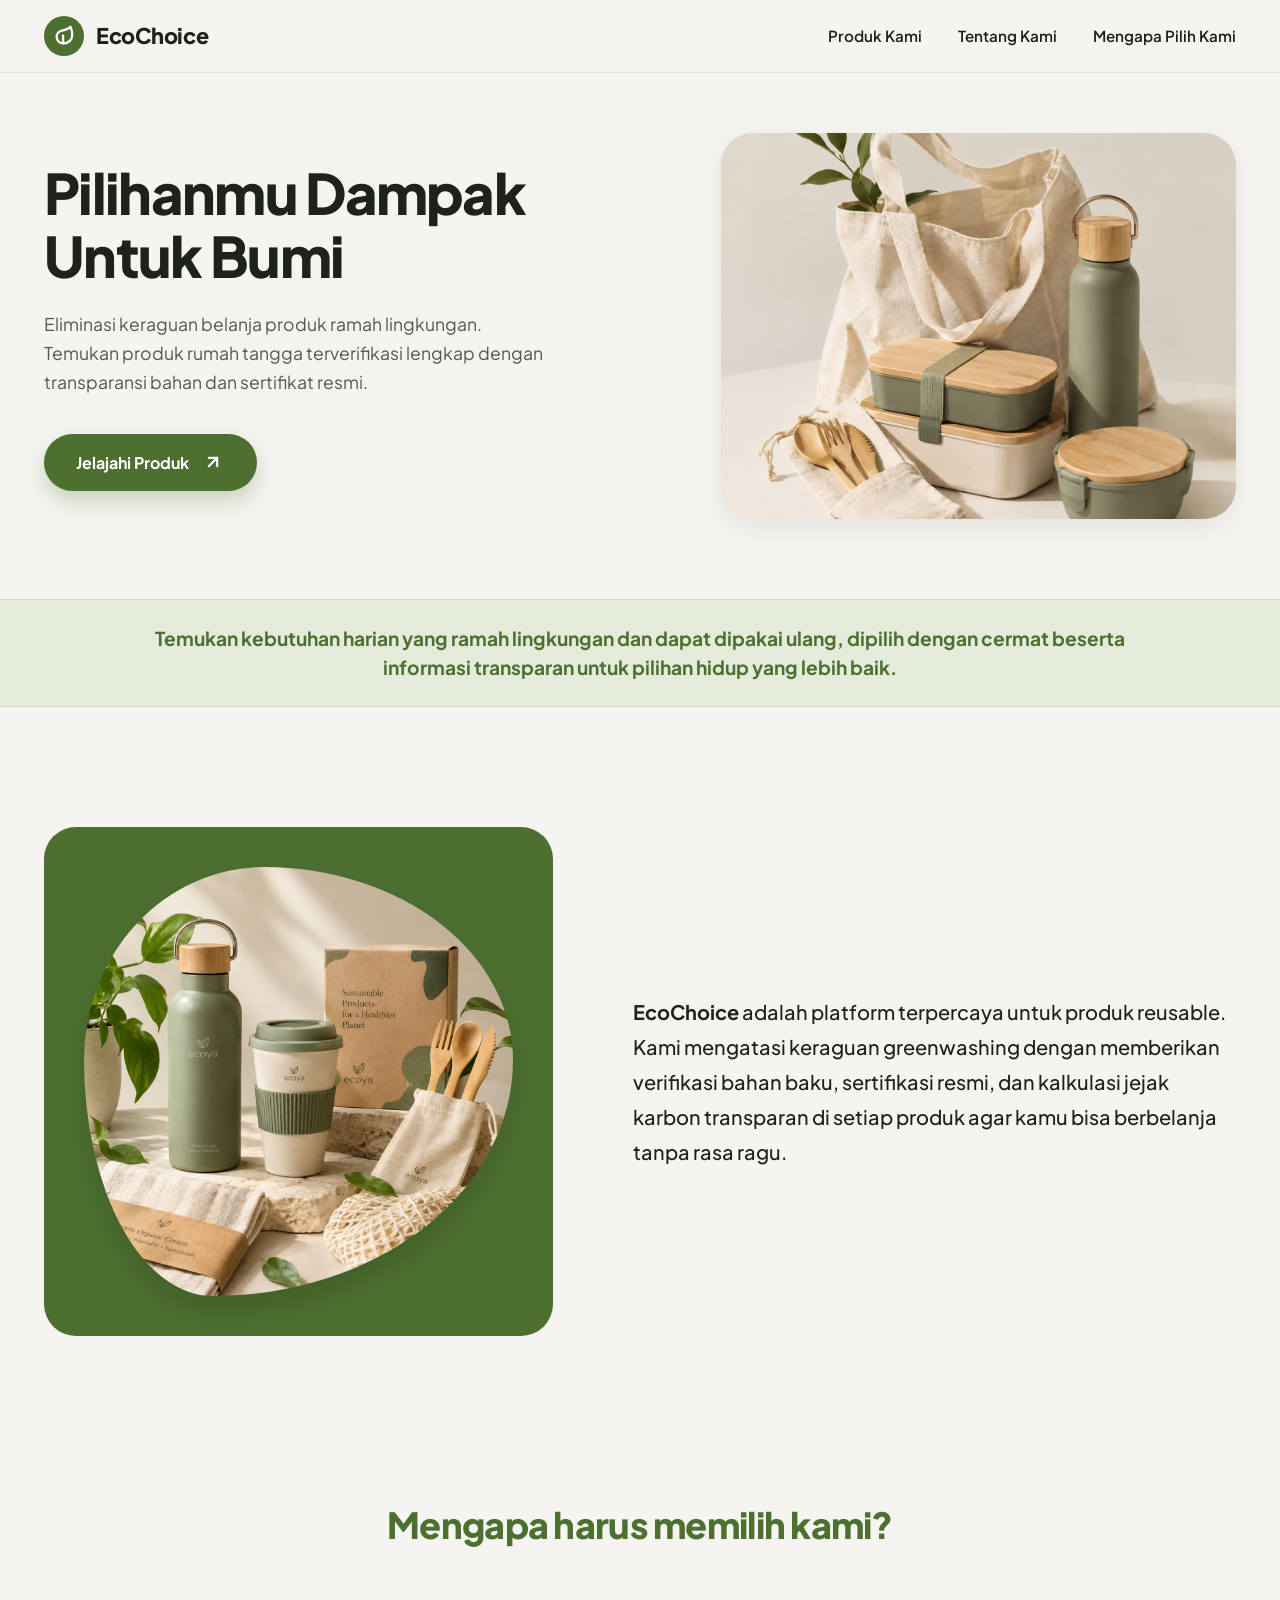
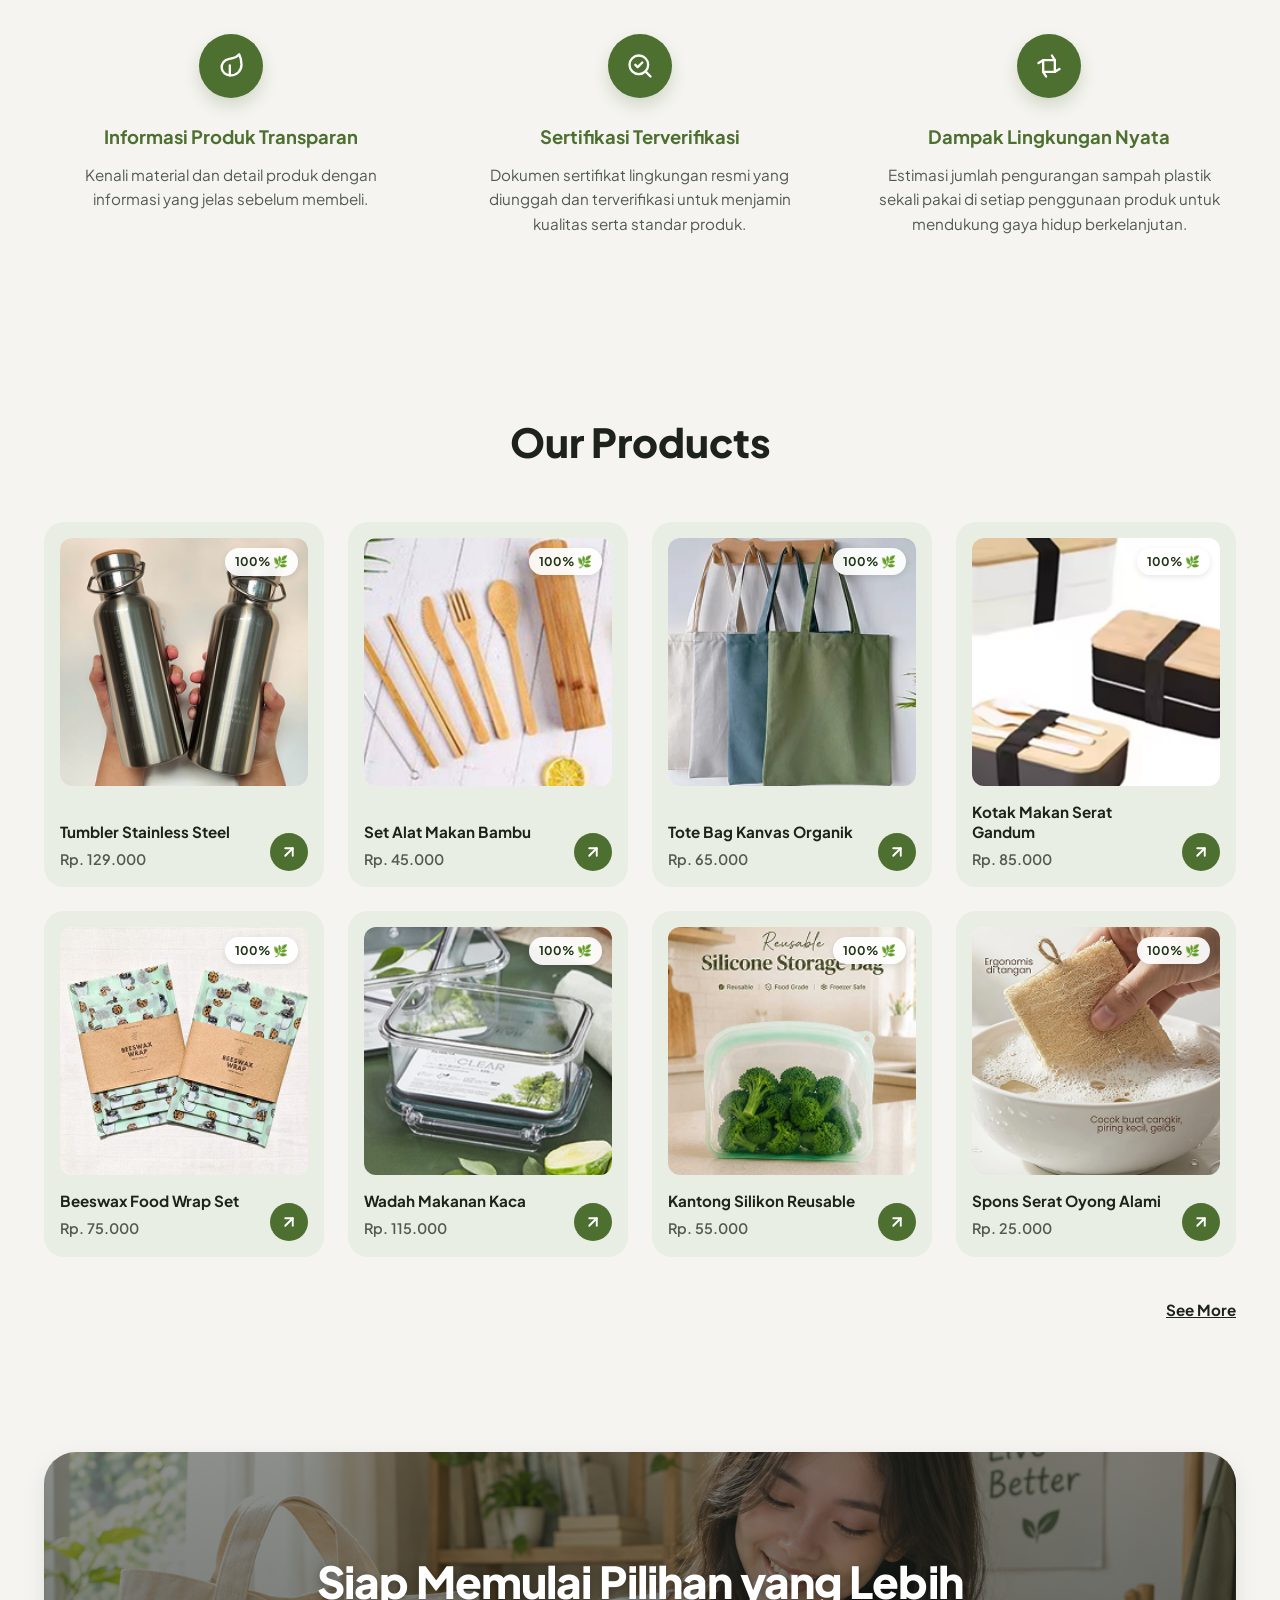
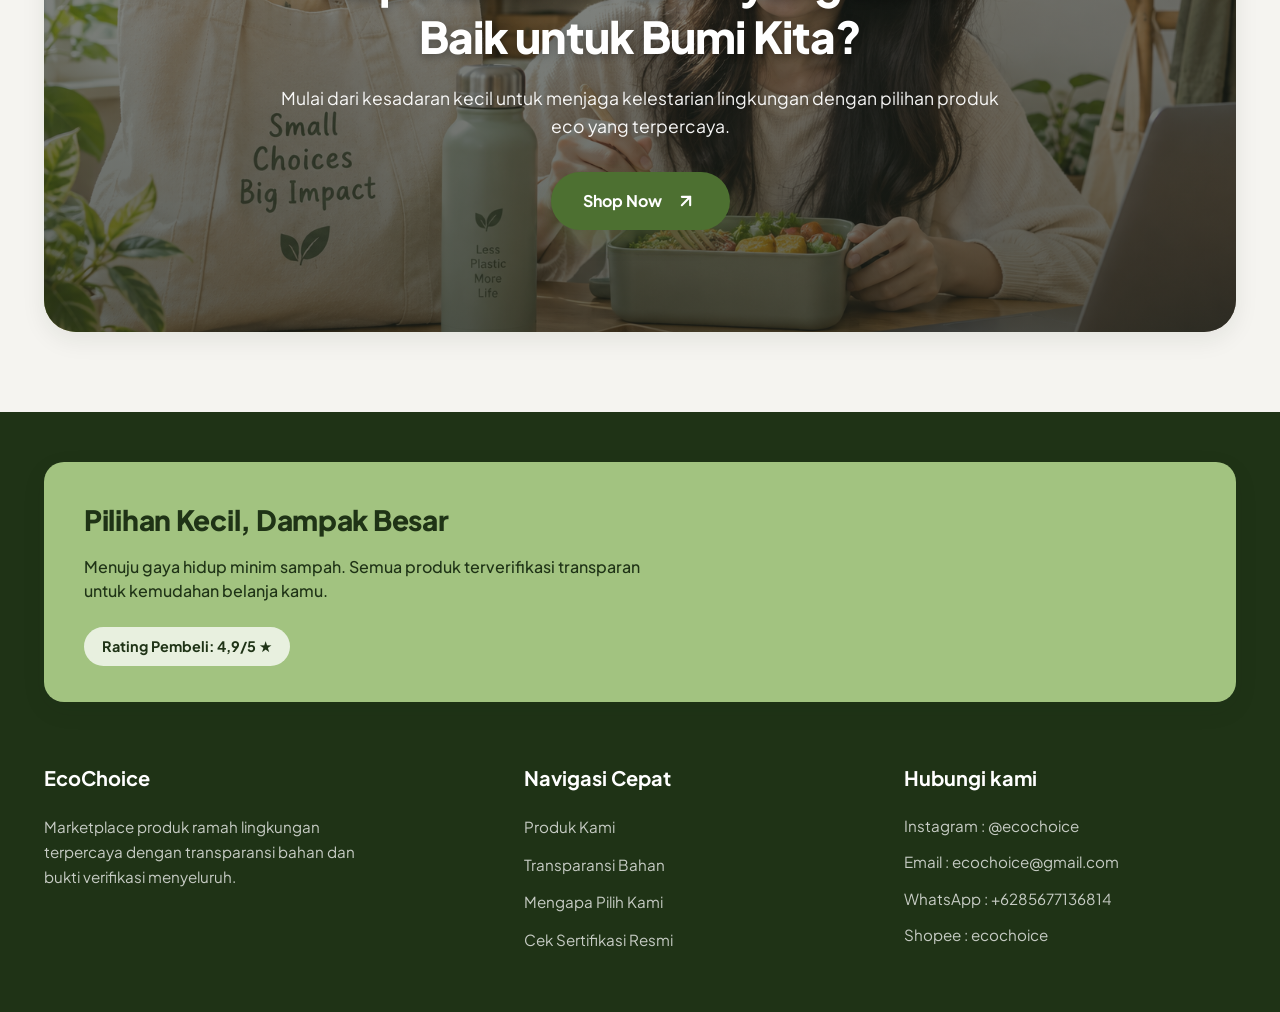
<file: index.html>
<!DOCTYPE html>
<html lang="id">
<head>
  <meta charset="UTF-8" />
  <meta name="viewport" content="width=device-width, initial-scale=1.0" />
  <title>EcoChoice - Pilihanmu Dampak Untuk Bumi</title>
  
  <!-- Google Fonts: Plus Jakarta Sans -->
  <link rel="preconnect" href="https://fonts.googleapis.com">
  <link rel="preconnect" href="https://fonts.gstatic.com" crossorigin>
  <link href="https://fonts.googleapis.com/css2?family=Plus+Jakarta+Sans:ital,wght@0,300;0,400;0,500;0,600;0,700;0,800;1,400&display=swap" rel="stylesheet">

  <!-- Link Ke File CSS Eksternal -->
  <link rel="stylesheet" href="style.css" />
</head>
<body>

  <header class="header">
    <div class="container nav-container">
      <a href="#" class="logo">
        <div class="logo-icon">
          <svg width="22" height="22" viewBox="0 0 24 24" fill="none" stroke="currentColor" stroke-width="2.5" stroke-linecap="round" stroke-linejoin="round">
            <path d="M11 20A7 7 0 0 1 9.8 6.1C15.5 5 17 4.4 19 2c1 2 2 4.1 2 9 0 4.97-4.03 9-9 9z"></path>
            <path d="M11 20v-8.5"></path>
          </svg>
        </div>
        <span>EcoChoice</span>
      </a>

      <ul class="nav-links">
        <li><a href="#produk">Produk Kami</a></li>
        <li><a href="#transparansi">Tentang Kami</a></li>
        <li><a href="#mengapa-kami">Mengapa Pilih Kami</a></li>
      </ul>
    </div>
  </header>

  <main>
    <section class="hero-section">
      <div class="container hero-grid">
        <div class="hero-text-content">
          <h1 class="hero-title">Pilihanmu Dampak Untuk Bumi</h1>
          <p class="hero-description">
            Eliminasi keraguan belanja produk ramah lingkungan. Temukan produk rumah tangga terverifikasi lengkap dengan transparansi bahan dan sertifikat resmi.
          </p>
          <a href="#produk" class="btn-primary">
            Jelajahi Produk
            <span class="btn-icon-arrow">
              <svg width="20" height="20" viewBox="0 0 24 24" fill="none" stroke="currentColor" stroke-width="2.5" stroke-linecap="round" stroke-linejoin="round">
                <line x1="7" y1="17" x2="17" y2="7"></line>
                <polyline points="7 7 17 7 17 17"></polyline>
              </svg>
            </span>
          </a>
        </div>
        <div class="hero-image-wrapper">
          <img src="image/img2.png" alt="Produk Ramah Lingkungan EcoChoice" />
        </div>
      </div>
    </section>

    <section class="tagline-banner">
      <div class="container">
        <p class="tagline-text">
          Temukan kebutuhan harian yang ramah lingkungan dan dapat dipakai ulang, dipilih dengan cermat beserta informasi transparan untuk pilihan hidup yang lebih baik.
        </p>
      </div>
    </section>

    <section class="about-section" id="transparansi">
      <div class="container about-grid">
        <div class="about-image-card">
          <div class="about-image-inner">
            <img src="image/img3.png" alt="Platform Produk Reusable Terpercaya" />
          </div>
        </div>
        <div class="about-content">
          <p class="about-text">
            <strong>EcoChoice</strong> adalah platform terpercaya untuk produk reusable. Kami mengatasi keraguan greenwashing dengan memberikan verifikasi bahan baku, sertifikasi resmi, dan kalkulasi jejak karbon transparan di setiap produk agar kamu bisa berbelanja tanpa rasa ragu.
          </p>
        </div>
      </div>
    </section>

    <section class="features-section" id="mengapa-kami">
      <div class="container">
        <h2 class="section-title">Mengapa harus memilih kami?</h2>
        <div class="features-grid">
          <div class="feature-card">
            <div class="feature-icon-circle">
              <!-- Ikon Daun / Eco (Sesuai Figma) -->
              <svg width="28" height="28" viewBox="0 0 24 24" fill="none" stroke="currentColor" stroke-width="2" stroke-linecap="round" stroke-linejoin="round">
                <path d="M11 20A7 7 0 0 1 9.8 6.1C15.5 5 17 4.4 19 2c1 2 2 4.1 2 9 0 4.97-4.03 9-9 9z"></path>
                <path d="M11 20v-8.5"></path>
              </svg>
            </div>
            <h3 class="feature-title">Informasi Produk Transparan</h3>
            <p class="feature-description">
              Kenali material dan detail produk dengan informasi yang jelas sebelum membeli.
            </p>
          </div>

          <div class="feature-card">
            <div class="feature-icon-circle">
              <!-- Ikon Kaca Pembesar / Sertifikasi -->
              <svg width="28" height="28" viewBox="0 0 24 24" fill="none" stroke="currentColor" stroke-width="2" stroke-linecap="round" stroke-linejoin="round">
                <circle cx="11" cy="11" r="8"></circle>
                <line x1="21" y1="21" x2="16.65" y2="16.65"></line>
                <polyline points="8 11 10 13 14 9"></polyline>
              </svg>
            </div>
            <h3 class="feature-title">Sertifikasi Terverifikasi</h3>
            <p class="feature-description">
              Dokumen sertifikat lingkungan resmi yang diunggah dan terverifikasi untuk menjamin kualitas serta standar produk.
            </p>
          </div>

          <div class="feature-card">
            <div class="feature-icon-circle">
              <!-- Ikon Daur Ulang / Recycle (Sesuai Figma) -->
              <svg width="28" height="28" viewBox="0 0 24 24" fill="none" stroke="currentColor" stroke-width="2" stroke-linecap="round" stroke-linejoin="round">
                <path d="M7 7h10l-2.5-4"></path>
                <path d="M17 7v10l4-2.5"></path>
                <path d="M17 17H7l2.5 4"></path>
                <path d="M7 17V7L3 9.5"></path>
              </svg>
            </div>
            <h3 class="feature-title">Dampak Lingkungan Nyata</h3>
            <p class="feature-description">
              Estimasi jumlah pengurangan sampah plastik sekali pakai di setiap penggunaan produk untuk mendukung gaya hidup berkelanjutan.
            </p>
          </div>
        </div>
      </div>
    </section>

    <section class="products-section" id="produk">
      <div class="container">
        <div class="products-header">
          <h2 class="products-title">Our Products</h2>
        </div>

        <div class="products-grid">
          <div class="product-card">
            <div class="product-image-box">
              <span class="eco-badge">100% 🌿</span>
              <img src="image/Rectangle 11.png" alt="Tumbler Stainless Steel" />
            </div>
            <div class="product-info">
              <div class="product-details">
                <h3 class="product-name">Tumbler Stainless Steel</h3>
                <span class="product-price">Rp. 129.000</span>
              </div>
              <a href="product-detail.html" class="btn-arrow-circle" aria-label="Lihat Detail Produk">
                <svg width="18" height="18" viewBox="0 0 24 24" fill="none" stroke="currentColor" stroke-width="2.5" stroke-linecap="round" stroke-linejoin="round">
                  <line x1="7" y1="17" x2="17" y2="7"></line>
                  <polyline points="7 7 17 7 17 17"></polyline>
                </svg>
              </a>
            </div>
          </div>

          <div class="product-card">
            <div class="product-image-box">
              <span class="eco-badge">100% 🌿</span>
              <img src="image/Rectangle 16.png" alt="Set Alat Makan Bambu" />
            </div>
            <div class="product-info">
              <div class="product-details">
                <h3 class="product-name">Set Alat Makan Bambu</h3>
                <span class="product-price">Rp. 45.000</span>
              </div>
              <a href="product-detail.html" class="btn-arrow-circle" aria-label="Lihat Detail Produk">
                <svg width="18" height="18" viewBox="0 0 24 24" fill="none" stroke="currentColor" stroke-width="2.5" stroke-linecap="round" stroke-linejoin="round">
                  <line x1="7" y1="17" x2="17" y2="7"></line>
                  <polyline points="7 7 17 7 17 17"></polyline>
                </svg>
              </a>
            </div>
          </div>

          <div class="product-card">
            <div class="product-image-box">
              <span class="eco-badge">100% 🌿</span>
              <img src="image/Rectangle 18.png" alt="Tote Bag Kanvas Organik" />
            </div>
            <div class="product-info">
              <div class="product-details">
                <h3 class="product-name">Tote Bag Kanvas Organik</h3>
                <span class="product-price">Rp. 65.000</span>
              </div>
              <a href="product-detail.html" class="btn-arrow-circle" aria-label="Lihat Detail Produk">
                <svg width="18" height="18" viewBox="0 0 24 24" fill="none" stroke="currentColor" stroke-width="2.5" stroke-linecap="round" stroke-linejoin="round">
                  <line x1="7" y1="17" x2="17" y2="7"></line>
                  <polyline points="7 7 17 7 17 17"></polyline>
                </svg>
              </a>
            </div>
          </div>

          <div class="product-card">
            <div class="product-image-box">
              <span class="eco-badge">100% 🌿</span>
              <img src="image/Rectangle 20.png" alt="Kotak Makan Serat Gandum" />
            </div>
            <div class="product-info">
              <div class="product-details">
                <h3 class="product-name">Kotak Makan Serat Gandum</h3>
                <span class="product-price">Rp. 85.000</span>
              </div>
              <a href="product-detail.html" class="btn-arrow-circle" aria-label="Lihat Detail Produk">
                <svg width="18" height="18" viewBox="0 0 24 24" fill="none" stroke="currentColor" stroke-width="2.5" stroke-linecap="round" stroke-linejoin="round">
                  <line x1="7" y1="17" x2="17" y2="7"></line>
                  <polyline points="7 7 17 7 17 17"></polyline>
                </svg>
              </a>
            </div>
          </div>

          <div class="product-card">
            <div class="product-image-box">
              <span class="eco-badge">100% 🌿</span>
              <img src="image/Rectangle 25.png" alt="Beeswax Food Wrap Set" />
            </div>
            <div class="product-info">
              <div class="product-details">
                <h3 class="product-name">Beeswax Food Wrap Set</h3>
                <span class="product-price">Rp. 75.000</span>
              </div>
              <a href="product-detail.html" class="btn-arrow-circle" aria-label="Lihat Detail Produk">
                <svg width="18" height="18" viewBox="0 0 24 24" fill="none" stroke="currentColor" stroke-width="2.5" stroke-linecap="round" stroke-linejoin="round">
                  <line x1="7" y1="17" x2="17" y2="7"></line>
                  <polyline points="7 7 17 7 17 17"></polyline>
                </svg>
              </a>
            </div>
          </div>

          <div class="product-card">
            <div class="product-image-box">
              <span class="eco-badge">100% 🌿</span>
              <img src="image/Rectangle 26.png" alt="Wadah Makanan Kaca" />
            </div>
            <div class="product-info">
              <div class="product-details">
                <h3 class="product-name">Wadah Makanan Kaca</h3>
                <span class="product-price">Rp. 115.000</span>
              </div>
              <a href="product-detail.html" class="btn-arrow-circle" aria-label="Lihat Detail Produk">
                <svg width="18" height="18" viewBox="0 0 24 24" fill="none" stroke="currentColor" stroke-width="2.5" stroke-linecap="round" stroke-linejoin="round">
                  <line x1="7" y1="17" x2="17" y2="7"></line>
                  <polyline points="7 7 17 7 17 17"></polyline>
                </svg>
              </a>
            </div>
          </div>

          <div class="product-card">
            <div class="product-image-box">
              <span class="eco-badge">100% 🌿</span>
              <img src="image/Rectangle 27.png" alt="Kantong Silikon Reusable" />
            </div>
            <div class="product-info">
              <div class="product-details">
                <h3 class="product-name">Kantong Silikon Reusable</h3>
                <span class="product-price">Rp. 55.000</span>
              </div>
              <a href="product-detail.html" class="btn-arrow-circle" aria-label="Lihat Detail Produk">
                <svg width="18" height="18" viewBox="0 0 24 24" fill="none" stroke="currentColor" stroke-width="2.5" stroke-linecap="round" stroke-linejoin="round">
                  <line x1="7" y1="17" x2="17" y2="7"></line>
                  <polyline points="7 7 17 7 17 17"></polyline>
                </svg>
              </a>
            </div>
          </div>

          <div class="product-card">
            <div class="product-image-box">
              <span class="eco-badge">100% 🌿</span>
              <img src="image/Rectangle 28.png" alt="Spons Serat Oyong Alami" />
            </div>
            <div class="product-info">
              <div class="product-details">
                <h3 class="product-name">Spons Serat Oyong Alami</h3>
                <span class="product-price">Rp. 25.000</span>
              </div>
              <a href="product-detail.html" class="btn-arrow-circle" aria-label="Lihat Detail Produk">
                <svg width="18" height="18" viewBox="0 0 24 24" fill="none" stroke="currentColor" stroke-width="2.5" stroke-linecap="round" stroke-linejoin="round">
                  <line x1="7" y1="17" x2="17" y2="7"></line>
                  <polyline points="7 7 17 7 17 17"></polyline>
                </svg>
              </a>
            </div>
          </div>
        </div>

        <div class="see-more-wrapper">
          <a href="#" class="see-more-link">See More</a>
        </div>
      </div>
    </section>

    <section class="cta-section">
      <div class="container">
        <div class="cta-card">
          <img src="image/img1.png" class="cta-bg-img" alt="Gaya hidup ramah lingkungan" />
          <div class="cta-overlay"></div>
          <div class="cta-content">
            <h2 class="cta-title">Siap Memulai Pilihan yang Lebih Baik untuk Bumi Kita?</h2>
            <p class="cta-subtitle">
              Mulai dari kesadaran kecil untuk menjaga kelestarian lingkungan dengan pilihan produk eco yang terpercaya.
            </p>
            <a href="#produk" class="btn-primary">
              Shop Now
              <span class="btn-icon-arrow">
                <svg width="20" height="20" viewBox="0 0 24 24" fill="none" stroke="currentColor" stroke-width="2.5" stroke-linecap="round" stroke-linejoin="round">
                  <line x1="7" y1="17" x2="17" y2="7"></line>
                  <polyline points="7 7 17 7 17 17"></polyline>
                </svg>
              </span>
            </a>
          </div>
        </div>
      </div>
    </section>
  </main>

  <footer class="footer-wrapper">
    <div class="container">
      <div class="banner-card">
        <h3 class="banner-title">Pilihan Kecil, Dampak Besar</h3>
        <p class="banner-description">
          Menuju gaya hidup minim sampah. Semua produk terverifikasi transparan untuk kemudahan belanja kamu.
        </p>
        <div class="rating-badge">
          Rating Pembeli: 4,9/5 ★
        </div>
      </div>

      <div class="main-footer">
        <div class="footer-grid">
          <div>
            <h4 class="footer-col-title">EcoChoice</h4>
            <p class="footer-desc">
              Marketplace produk ramah lingkungan terpercaya dengan transparansi bahan dan bukti verifikasi menyeluruh.
            </p>
          </div>

          <div>
            <h4 class="footer-col-title">Navigasi Cepat</h4>
            <ul class="footer-menu">
              <li><a href="#produk">Produk Kami</a></li>
              <li><a href="#transparansi">Transparansi Bahan</a></li>
              <li><a href="#mengapa-kami">Mengapa Pilih Kami</a></li>
              <li><a href="#">Cek Sertifikasi Resmi</a></li>
            </ul>
          </div>

          <div>
            <h4 class="footer-col-title">Hubungi kami</h4>
            <ul class="footer-contact-list">
              <li>Instagram : @ecochoice</li>
              <li>Email : ecochoice@gmail.com</li>
              <li>WhatsApp : +6285677136814</li>
              <li>Shopee : ecochoice</li>
            </ul>
          </div>
        </div>
      </div>
    </div>
  </footer>

  <script src="script.js" defer></script>
</body>
</html>
</file>
<file: style.css>
:root {
      --primary-green: #4d7031;
      --primary-green-hover: #3e5a27;
      --dark-green: #1f3316;
      --light-green: #e3ebd9;
      --accent-green: #c5d9b2;
      --banner-green: #a2c380;
      --bg-page: #f5f4f0;
      --bg-card: #ffffff;
      --text-heading: #1d221b;
      --text-body: #525a4f;
      --font-main: 'Plus Jakarta Sans', -apple-system, BlinkMacSystemFont, sans-serif;
      --shadow-sm: 0 4px 12px rgba(29, 34, 27, 0.04);
      --shadow-md: 0 8px 24px rgba(29, 34, 27, 0.08);
      --radius-sm: 12px;
      --radius-md: 20px;
      --radius-lg: 32px;
      --radius-pill: 9999px;
    }

    * {
      margin: 0;
      padding: 0;
      box-sizing: border-box;
    }

    html {
      scroll-behavior: smooth;
    }

    body {
      font-family: var(--font-main);
      background-color: var(--bg-page);
      color: var(--text-body);
      line-height: 1.6;
      overflow-x: hidden;
      -webkit-font-smoothing: antialiased;
    }

    a {
      text-decoration: none;
      color: inherit;
      transition: all 0.25s ease;
    }

    img {
      max-width: 100%;
      height: auto;
      display: block;
    }

    .container {
      width: 100%;
      max-width: 1240px;
      margin: 0 auto;
      padding: 0 24px;
    }

    .header {
      position: sticky;
      top: 0;
      z-index: 100;
      background-color: rgba(245, 244, 240, 0.92);
      backdrop-filter: blur(12px);
      -webkit-backdrop-filter: blur(12px);
      border-bottom: 1px solid rgba(77, 112, 49, 0.1);
      padding: 16px 0;
    }

    .nav-container {
      display: flex;
      align-items: center;
      justify-content: space-between;
    }

    .logo {
      display: flex;
      align-items: center;
      gap: 12px;
      font-weight: 800;
      font-size: 1.35rem;
      color: var(--text-heading);
      letter-spacing: -0.02em;
    }

    .logo-icon {
      width: 40px;
      height: 40px;
      background-color: var(--primary-green);
      border-radius: 50%;
      display: flex;
      align-items: center;
      justify-content: center;
      color: #ffffff;
    }

    .nav-links {
      display: flex;
      align-items: center;
      gap: 36px;
      list-style: none;
    }

    .nav-links a {
      font-weight: 600;
      font-size: 0.95rem;
      color: var(--text-heading);
      position: relative;
    }

    .nav-links a:hover {
      color: var(--primary-green);
    }

    .nav-links a::after {
      content: '';
      position: absolute;
      bottom: -4px;
      left: 0;
      width: 0%;
      height: 2px;
      background-color: var(--primary-green);
      transition: width 0.3s ease;
      border-radius: 2px;
    }

    .nav-links a:hover::after {
      width: 100%;
    }

    .hero-section {
      padding: 60px 0 80px;
      position: relative;
    }

    .hero-grid {
      display: grid;
      grid-template-columns: 1.1fr 0.9fr;
      gap: 48px;
      align-items: center;
    }

    .hero-title {
      font-size: 3.5rem;
      font-weight: 800;
      line-height: 1.12;
      color: var(--text-heading);
      letter-spacing: -0.03em;
      margin-bottom: 24px;
    }

    .hero-description {
      font-size: 1.1rem;
      color: var(--text-body);
      max-width: 500px;
      margin-bottom: 36px;
      line-height: 1.65;
    }

    .btn-primary {
      display: inline-flex;
      align-items: center;
      justify-content: center;
      gap: 12px;
      background-color: var(--primary-green);
      color: #ffffff;
      padding: 16px 32px;
      border-radius: var(--radius-pill);
      font-weight: 700;
      font-size: 1rem;
      border: none;
      cursor: pointer;
      box-shadow: 0 10px 20px rgba(77, 112, 49, 0.25);
      transition: all 0.3s ease;
    }

    .btn-primary:hover {
      background-color: var(--primary-green-hover);
      transform: translateY(-2px);
      box-shadow: 0 14px 28px rgba(77, 112, 49, 0.35);
    }

    .btn-icon-arrow {
      width: 24px;
      height: 24px;
      display: flex;
      align-items: center;
      justify-content: center;
    }

    .hero-image-wrapper {
      position: relative;
      border-radius: var(--radius-lg);
      overflow: hidden;
      box-shadow: var(--shadow-md);
      background-color: #e8ece3;
      aspect-ratio: 4/3;
    }

    .hero-image-wrapper img {
      width: 100%;
      height: 100%;
      object-fit: cover;
    }

    .tagline-banner {
      background-color: rgba(197, 217, 178, 0.35);
      border-top: 1px solid rgba(77, 112, 49, 0.15);
      border-bottom: 1px solid rgba(77, 112, 49, 0.15);
      padding: 24px 0;
      margin-bottom: 80px;
      text-align: center;
    }

    .tagline-text {
      font-size: 1.2rem;
      font-weight: 700;
      color: var(--primary-green);
      line-height: 1.5;
      max-width: 980px;
      margin: 0 auto;
    }

    .about-section {
      padding: 40px 0 90px;
    }

    .about-grid {
      display: grid;
      grid-template-columns: 0.9fr 1.1fr;
      gap: 60px;
      align-items: center;
    }

    .about-image-card {
      position: relative;
      background-color: var(--primary-green);
      border-radius: var(--radius-lg);
      padding: 40px;
      display: flex;
      justify-content: center;
      align-items: center;
    }

    .about-image-inner {
      width: 100%;
      border-radius: 42% 58% 70% 30% / 45% 45% 55% 55%;
      overflow: hidden;
      box-shadow: 0 16px 32px rgba(0,0,0,0.15);
      aspect-ratio: 1/1;
    }

    .about-image-inner img {
      width: 100%;
      height: 100%;
      object-fit: cover;
    }

    .about-content {
      padding-left: 20px;
    }

    .about-text {
      font-size: 1.25rem;
      line-height: 1.75;
      color: var(--text-heading);
      font-weight: 500;
    }

    .features-section {
      padding: 70px 0;
      text-align: center;
    }

    .section-title {
      font-size: 2.25rem;
      font-weight: 800;
      color: var(--primary-green);
      margin-bottom: 56px;
      letter-spacing: -0.02em;
    }

    .features-grid {
      display: grid;
      grid-template-columns: repeat(3, 1fr);
      gap: 36px;
    }

    .feature-card {
      background-color: transparent;
      padding: 24px 16px;
      display: flex;
      flex-direction: column;
      align-items: center;
      text-align: center;
    }

    .feature-icon-circle {
      width: 64px;
      height: 64px;
      border-radius: 50%;
      background-color: var(--primary-green);
      color: #ffffff;
      display: flex;
      align-items: center;
      justify-content: center;
      margin-bottom: 24px;
      box-shadow: 0 8px 16px rgba(77, 112, 49, 0.2);
    }

    .feature-title {
      font-size: 1.15rem;
      font-weight: 700;
      color: var(--primary-green);
      margin-bottom: 12px;
    }

    .feature-description {
      font-size: 0.95rem;
      color: var(--text-body);
      line-height: 1.6;
    }

    .products-section {
      padding: 80px 0 90px;
    }

    .products-header {
      text-align: center;
      margin-bottom: 48px;
    }

    .products-title {
      font-size: 2.5rem;
      font-weight: 800;
      color: var(--text-heading);
    }

    .products-grid {
      display: grid;
      grid-template-columns: repeat(4, 1fr);
      gap: 24px;
      margin-bottom: 32px;
    }

    .product-card {
      background-color: #e9eee4;
      border-radius: var(--radius-md);
      padding: 16px;
      position: relative;
      display: flex;
      flex-direction: column;
      transition: transform 0.3s ease, box-shadow 0.3s ease;
    }

    .product-card:hover {
      transform: translateY(-6px);
      box-shadow: var(--shadow-md);
    }

    .product-image-box {
      width: 100%;
      aspect-ratio: 1/1;
      border-radius: var(--radius-sm);
      overflow: hidden;
      margin-bottom: 16px;
      position: relative;
      background-color: #ffffff;
    }

    .product-image-box img {
      width: 100%;
      height: 100%;
      object-fit: cover;
    }

    .eco-badge {
      position: absolute;
      top: 10px;
      right: 10px;
      background-color: rgba(255, 255, 255, 0.92);
      backdrop-filter: blur(4px);
      padding: 4px 10px;
      border-radius: var(--radius-pill);
      font-size: 0.75rem;
      font-weight: 700;
      color: var(--dark-green);
      display: flex;
      align-items: center;
      gap: 4px;
      box-shadow: 0 2px 6px rgba(0,0,0,0.1);
    }

    .product-info {
      display: flex;
      justify-content: space-between;
      align-items: flex-end;
      margin-top: auto;
    }

    .product-details {
      flex: 1;
      padding-right: 8px;
    }

    .product-name {
      font-size: 0.95rem;
      font-weight: 700;
      color: var(--text-heading);
      margin-bottom: 4px;
      line-height: 1.3;
    }

    .product-price {
      font-size: 0.9rem;
      font-weight: 600;
      color: var(--text-body);
    }

    .btn-arrow-circle {
      width: 38px;
      height: 38px;
      border-radius: 50%;
      background-color: var(--primary-green);
      color: #ffffff;
      display: flex;
      align-items: center;
      justify-content: center;
      border: none;
      cursor: pointer;
      flex-shrink: 0;
      transition: background-color 0.25s ease, transform 0.25s ease;
    }

    .btn-arrow-circle:hover {
      background-color: var(--primary-green-hover);
      transform: scale(1.1);
    }

    .see-more-wrapper {
      text-align: right;
      padding-top: 8px;
    }

    .see-more-link {
      font-weight: 700;
      font-size: 0.95rem;
      color: var(--text-heading);
      text-decoration: underline;
    }

    .see-more-link:hover {
      color: var(--primary-green);
    }

    .cta-section {
      padding: 40px 0 80px;
    }

    .cta-card {
      position: relative;
      border-radius: var(--radius-lg);
      overflow: hidden;
      min-height: 480px;
      display: flex;
      align-items: center;
      justify-content: center;
      text-align: center;
      padding: 60px 24px;
      box-shadow: var(--shadow-md);
    }

    .cta-bg-img {
      position: absolute;
      top: 0;
      left: 0;
      width: 100%;
      height: 100%;
      object-fit: cover;
      z-index: 1;
    }

    .cta-overlay {
      position: absolute;
      top: 0;
      left: 0;
      width: 100%;
      height: 100%;
      background: linear-gradient(180deg, rgba(29, 34, 27, 0.5) 0%, rgba(29, 34, 27, 0.7) 100%);
      z-index: 2;
    }

    .cta-content {
      position: relative;
      z-index: 3;
      max-width: 720px;
      color: #ffffff;
    }

    .cta-title {
      font-size: 2.75rem;
      font-weight: 800;
      line-height: 1.25;
      margin-bottom: 20px;
      letter-spacing: -0.02em;
      text-shadow: 0 2px 8px rgba(0,0,0,0.3);
    }

    .cta-subtitle {
      font-size: 1.1rem;
      font-weight: 400;
      margin-bottom: 32px;
      opacity: 0.95;
    }

    .footer-wrapper {
      background-color: var(--dark-green);
      color: #ffffff;
      padding-top: 50px;
    }

    .banner-card {
      background-color: var(--banner-green);
      border-radius: var(--radius-md);
      padding: 36px 40px;
      color: var(--dark-green);
      margin-bottom: -60px;
      position: relative;
      z-index: 10;
      box-shadow: var(--shadow-md);
    }

    .banner-title {
      font-size: 1.75rem;
      font-weight: 800;
      margin-bottom: 12px;
      letter-spacing: -0.01em;
    }

    .banner-description {
      font-size: 1rem;
      font-weight: 500;
      max-width: 600px;
      margin-bottom: 24px;
      line-height: 1.5;
    }

    .rating-badge {
      display: inline-block;
      background-color: rgba(255, 255, 255, 0.75);
      backdrop-filter: blur(4px);
      padding: 8px 18px;
      border-radius: var(--radius-pill);
      font-weight: 700;
      font-size: 0.9rem;
      color: var(--dark-green);
    }

    .main-footer {
      padding: 120px 0 60px;
    }

    .footer-grid {
      display: grid;
      grid-template-columns: 1.3fr 1fr 1fr;
      gap: 48px;
    }

    .footer-col-title {
      font-size: 1.25rem;
      font-weight: 700;
      margin-bottom: 20px;
      color: #ffffff;
    }

    .footer-desc {
      font-size: 0.95rem;
      color: rgba(255, 255, 255, 0.75);
      line-height: 1.65;
      max-width: 340px;
    }

    .footer-menu {
      list-style: none;
      display: flex;
      flex-direction: column;
      gap: 12px;
    }

    .footer-menu a {
      font-size: 0.95rem;
      color: rgba(255, 255, 255, 0.75);
    }

    .footer-menu a:hover {
      color: var(--accent-green);
    }

    .footer-contact-list {
      list-style: none;
      display: flex;
      flex-direction: column;
      gap: 12px;
      font-size: 0.95rem;
      color: rgba(255, 255, 255, 0.75);
    }

    @media (max-width: 1024px) {
      .hero-title { font-size: 2.75rem; }
      .products-grid { grid-template-columns: repeat(2, 1fr); }
      .cta-title { font-size: 2.25rem; }
    }

    @media (max-width: 768px) {
      .nav-links { display: none; }
      .hero-grid { grid-template-columns: 1fr; gap: 36px; text-align: center; }
      .hero-description { margin-left: auto; margin-right: auto; }
      .about-grid { grid-template-columns: 1fr; gap: 36px; }
      .about-content { padding-left: 0; text-align: center; }
      .features-grid { grid-template-columns: 1fr; gap: 32px; }
      .products-grid { grid-template-columns: repeat(2, 1fr); }
      .footer-grid { grid-template-columns: 1fr; gap: 36px; }
      .banner-card { padding: 28px 24px; text-align: center; }
    }

    @media (max-width: 480px) {
      .hero-title { font-size: 2.1rem; }
      .products-grid { grid-template-columns: 1fr; }
      .cta-title { font-size: 1.75rem; }
      .section-title { font-size: 1.75rem; }
    }

    /* ============================================================
       PRODUCT DETAIL PAGE STYLES
       ============================================================ */

    .detail-header {
      padding: 24px 0;
      background-color: transparent;
    }

    .back-link {
      display: inline-flex;
      align-items: center;
      gap: 8px;
      font-weight: 700;
      font-size: 1.1rem;
      color: var(--text-heading);
    }
    .back-link:hover {
      color: var(--primary-green);
    }

    .product-detail-page {
      padding-bottom: 80px;
    }

    .detail-hero {
      margin-top: 10px;
      margin-bottom: 60px;
    }

    .detail-grid {
      display: grid;
      grid-template-columns: 1fr 1fr;
      gap: 60px;
      align-items: stretch;
    }

    .detail-image-wrapper {
      border-radius: var(--radius-md);
      overflow: hidden;
      background-color: #ffffff;
      box-shadow: var(--shadow-sm);
    }

    .main-detail-image {
      width: 100%;
      height: 100%;
      object-fit: cover;
    }

    .detail-info {
      display: flex;
      flex-direction: column;
    }

    .detail-title {
      font-size: 2rem;
      font-weight: 800;
      color: var(--text-heading);
      margin-bottom: 12px;
    }

    .detail-badges {
      display: flex;
      align-items: center;
      flex-wrap: wrap;
      gap: 12px;
      font-size: 0.85rem;
      font-weight: 700;
      color: var(--text-heading);
      margin-bottom: 24px;
    }

    .badge-divider {
      color: #cbd5e1;
      font-weight: 400;
    }

    .text-green {
      color: var(--primary-green);
      display: flex;
      align-items: center;
      gap: 4px;
    }

    .info-label {
      font-size: 0.85rem;
      color: var(--text-body);
      font-weight: 600;
      margin-bottom: 6px;
    }

    .info-text {
      font-size: 0.95rem;
      color: var(--text-heading);
      line-height: 1.6;
    }

    .detail-description-box, .detail-material-box, .detail-color-box {
      margin-bottom: 20px;
    }

    .color-options {
      display: flex;
      gap: 12px;
      margin-top: 8px;
    }

    .color-circle {
      width: 24px;
      height: 24px;
      border-radius: 50%;
      display: inline-block;
      box-shadow: 0 2px 4px rgba(0,0,0,0.1);
      cursor: pointer;
      border: 2px solid transparent;
      transition: transform 0.2s;
    }
    .color-circle:hover {
      transform: scale(1.1);
    }

    .detail-price-box {
      margin-top: auto;
      text-align: right;
      padding-top: 24px;
    }

    .price-old {
      font-size: 0.9rem;
      color: #94a3b8;
      text-decoration: line-through;
      display: block;
      margin-bottom: 2px;
    }

    .price-current {
      font-size: 1.75rem;
      font-weight: 800;
      color: var(--text-heading);
      margin-bottom: 16px;
    }

    .btn-buy {
      background-color: var(--primary-green);
      color: #fff;
      border: none;
      padding: 12px 40px;
      font-size: 1rem;
      font-weight: 700;
      border-radius: var(--radius-pill);
      cursor: pointer;
      transition: background 0.3s;
      box-shadow: 0 4px 12px rgba(77, 112, 49, 0.2);
    }
    .btn-buy:hover {
      background-color: var(--primary-green-hover);
    }

    .section-title-left {
      font-size: 1.5rem;
      font-weight: 800;
      color: var(--text-heading);
      margin-bottom: 24px;
    }

    .specs-section {
      margin-bottom: 60px;
      position: relative;
    }
    /* This adds a green accent block behind the specs similar to the design */
    .specs-section::before {
      content: '';
      position: absolute;
      left: 0;
      top: 50px;
      bottom: 0;
      width: 20px;
      background-color: var(--primary-green);
      border-radius: 0 12px 12px 0;
    }

    .specs-box {
      background-color: var(--light-green);
      border-radius: var(--radius-md);
      padding: 32px 40px;
    }

    .specs-list {
      list-style: none;
      display: flex;
      flex-direction: column;
      gap: 16px;
    }

    .specs-list li {
      position: relative;
      padding-left: 24px;
      font-size: 0.95rem;
      color: var(--text-heading);
      line-height: 1.6;
    }

    .specs-list li::before {
      content: '';
      position: absolute;
      left: 0;
      top: 8px;
      width: 10px;
      height: 10px;
      background-color: var(--text-heading);
      border-radius: 50%;
    }

    .reviews-section {
      margin-bottom: 40px;
    }

    .reviews-grid {
      display: grid;
      grid-template-columns: 1fr 1fr;
      gap: 24px;
      margin-bottom: 24px;
    }

    .review-card {
      background-color: var(--bg-page);
      border: 1px solid var(--text-heading);
      border-radius: var(--radius-md);
      padding: 24px;
      display: flex;
      flex-direction: column;
      justify-content: space-between;
      gap: 16px;
      position: relative;
    }

    .reviewer-info {
      display: flex;
      align-items: flex-start;
      gap: 16px;
    }

    .reviewer-img {
      width: 60px;
      height: 60px;
      border-radius: 50%;
      object-fit: cover;
      flex-shrink: 0;
    }

    .reviewer-details {
      flex: 1;
    }

    .reviewer-name {
      font-size: 1.05rem;
      font-weight: 800;
      color: var(--text-heading);
      margin-bottom: 6px;
    }

    .review-text {
      font-size: 0.9rem;
      color: var(--text-body);
      line-height: 1.5;
    }

    .review-rating {
      position: absolute;
      bottom: 24px;
      right: 24px;
      font-size: 0.85rem;
      font-weight: 800;
      color: var(--text-heading);
    }

    .see-more-reviews {
      text-align: right;
    }

    @media (max-width: 768px) {
      .detail-grid, .reviews-grid { grid-template-columns: 1fr; }
      .detail-price-box { text-align: left; padding-top: 16px; }
      .specs-section::before { display: none; }
      .specs-box { padding: 24px; }
    }

    /* ============================================================
       JS ANIMATION UTILITIES
       ============================================================ */

    /* Scroll Reveal */
    .reveal {
      opacity: 0;
      transform: translateY(30px);
      transition: all 0.8s cubic-bezier(0.5, 0, 0, 1);
    }
    
    .reveal.active {
      opacity: 1;
      transform: translateY(0);
    }

    /* Staggered Delay */
    .delay-100 { transition-delay: 100ms; }
    .delay-200 { transition-delay: 200ms; }
    .delay-300 { transition-delay: 300ms; }

    /* Floating Image */
    .floating {
      animation: float-anim 6s ease-in-out infinite;
    }
    
    @keyframes float-anim {
      0% { transform: translateY(0); }
      50% { transform: translateY(-15px); }
      100% { transform: translateY(0); }
    }

    /* Color Selection Active State */
    .color-circle.active {
      border-color: var(--primary-green);
      transform: scale(1.2);
    }

    /* 3D Tilt Wrapper */
    .tilt-wrapper {
      perspective: 1000px;
    }
    
    .tilt-element {
      transition: transform 0.1s ease-out;
      transform-style: preserve-3d;
      will-change: transform;
    }
</file>
